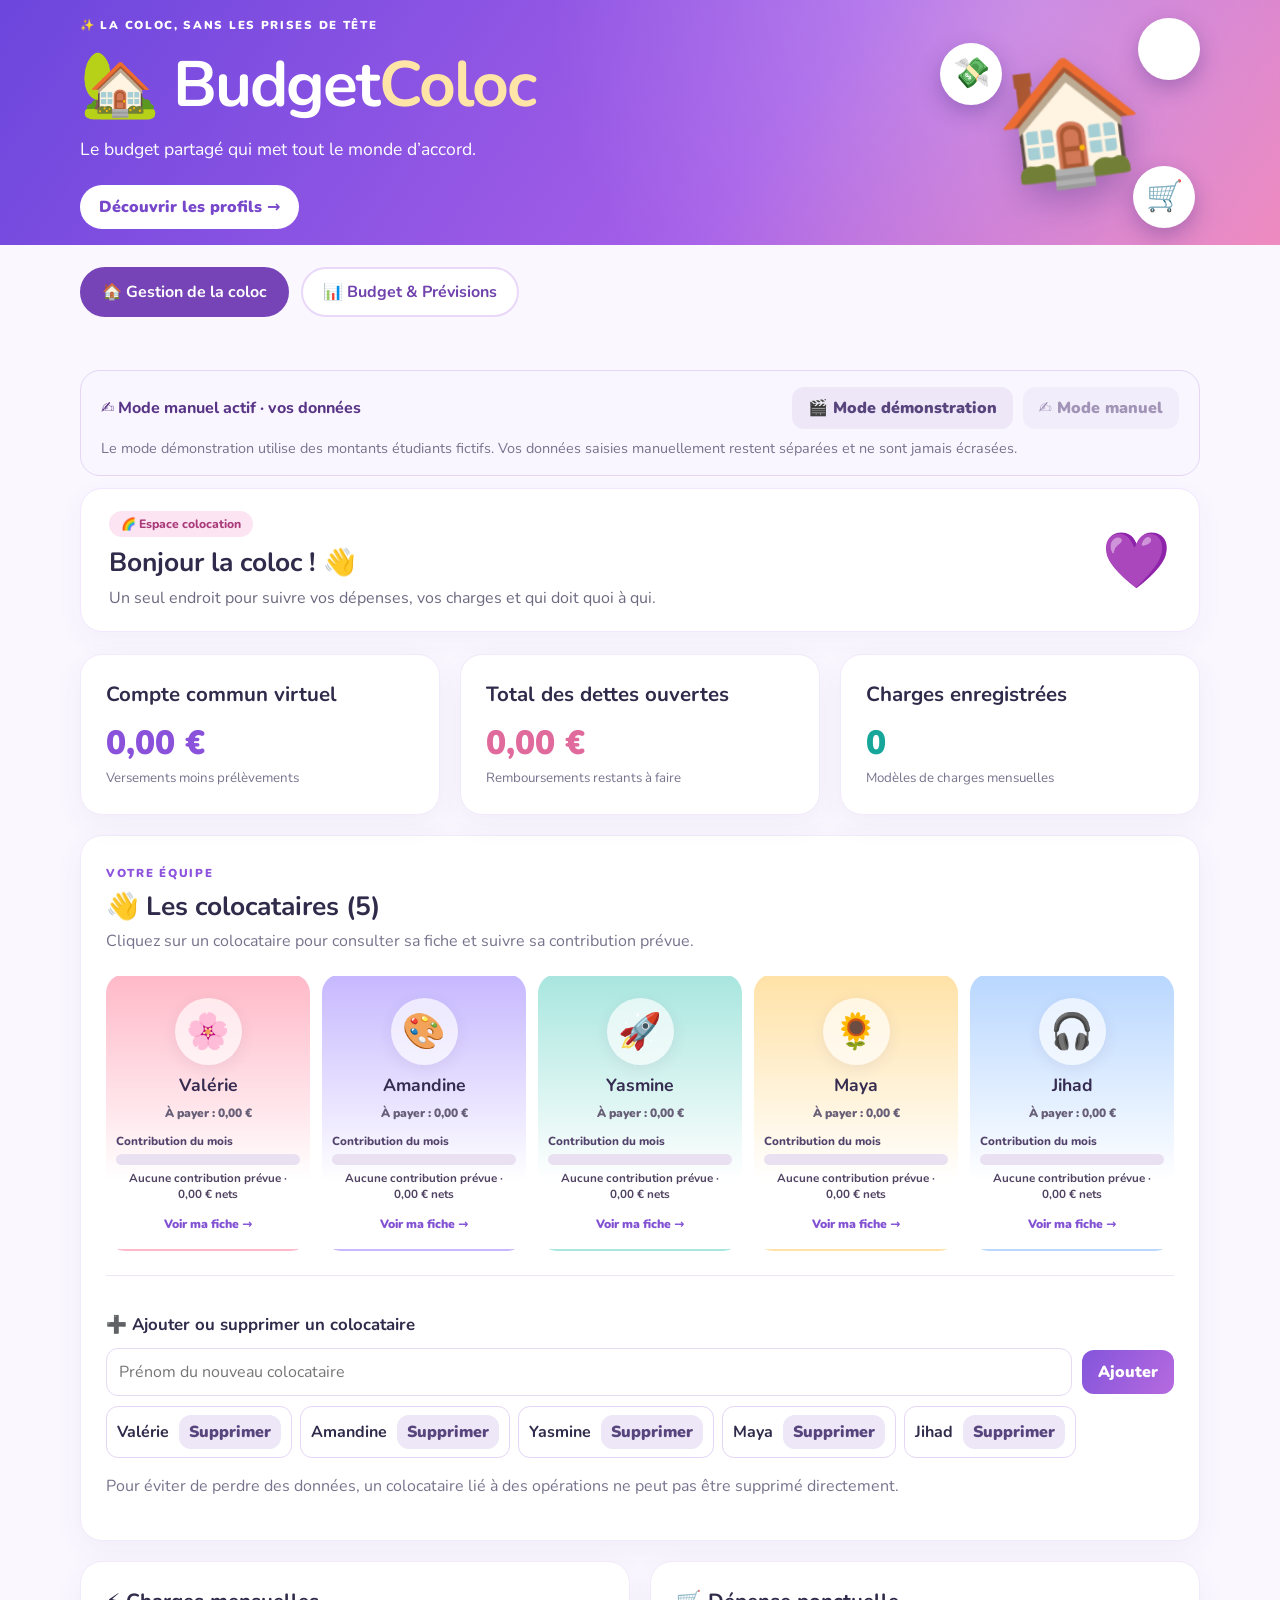
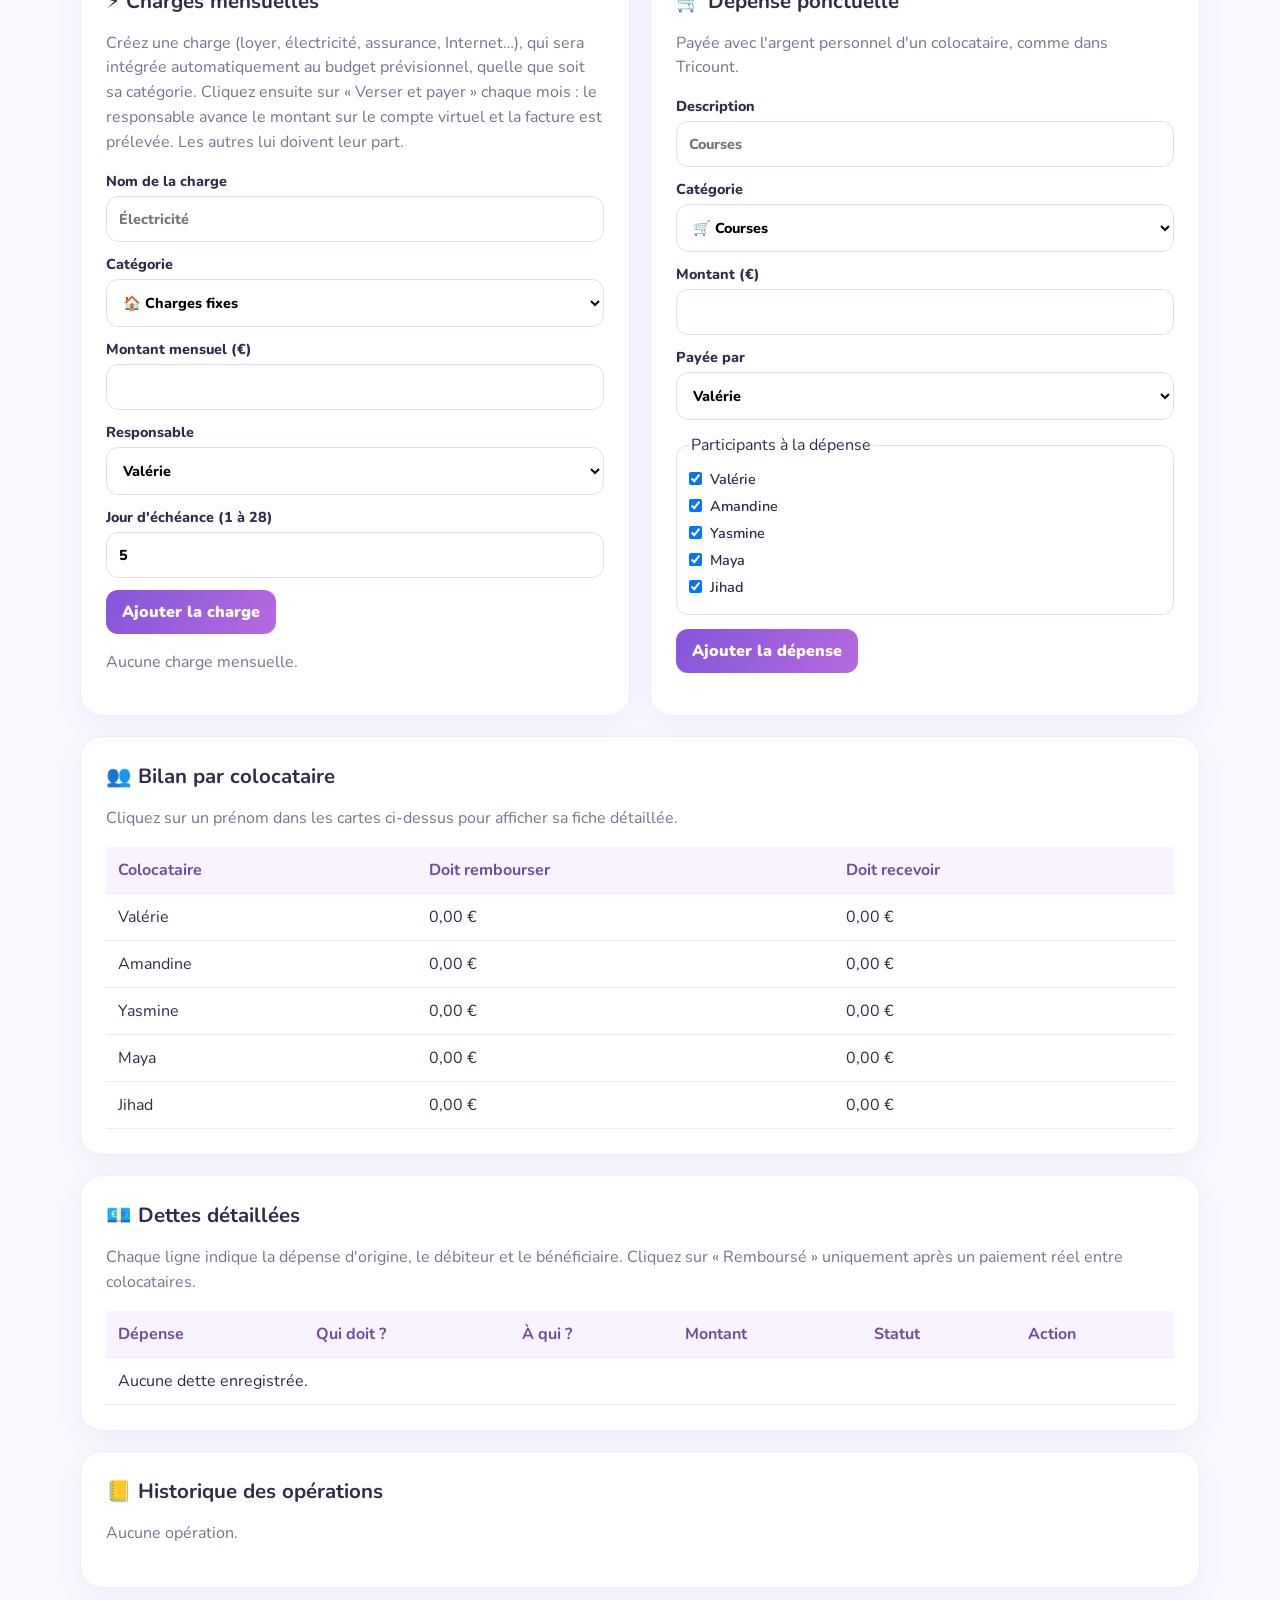
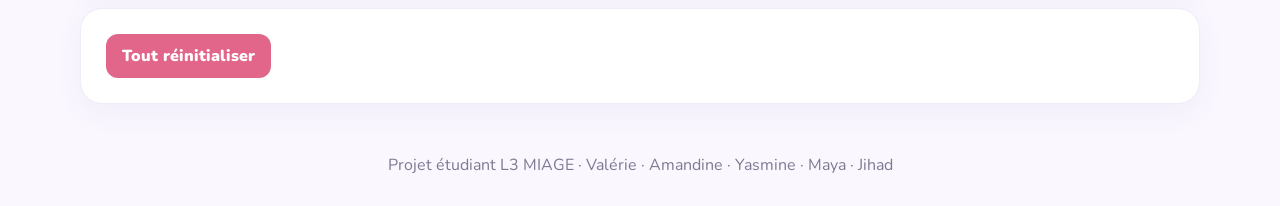
<file: index.html>
<!doctype html><html lang="fr"><head><meta charset="utf-8"><meta name="viewport" content="width=device-width,initial-scale=1"><title>BudgetColoc — Gestion de colocation</title><link rel="stylesheet" href="style.css"></head><body>
<header class="hero"><div class="wrap hero-inner"><div><div class="eyebrow">✨ LA COLOC, SANS LES PRISES DE TÊTE</div><h1>🏡 Budget<span>Coloc</span></h1><p>Le budget partagé qui met tout le monde d’accord.</p><a class="hero-link" href="#profils">Découvrir les profils →</a></div><div class="hero-art" aria-hidden="true"><div class="art-house">🏠</div><div class="art-bubble bubble-a">💸</div><div class="art-bubble bubble-b">⚡</div><div class="art-bubble bubble-c">🛒</div></div></div></header>
<nav class="site-nav wrap" aria-label="Navigation principale"><a href="index.html" class="nav-home">🏠 Gestion de la coloc</a><a href="budget.html" class="nav-budget">📊 Budget & Prévisions</a></nav>
<main class="wrap"><section class="mode-toolbar" aria-label="Choix du mode"><div id="modeControls" class="mode-controls"></div><p class="muted mode-help">Le mode démonstration utilise des montants étudiants fictifs. Vos données saisies manuellement restent séparées et ne sont jamais écrasées.</p></section>

<section class="welcome"><div><span class="pill">🌈 Espace colocation</span><h2>Bonjour la coloc ! 👋</h2><p>Un seul endroit pour suivre vos dépenses, vos charges et qui doit quoi à qui.</p></div><div class="welcome-emoji" aria-hidden="true">💜</div></section>
<div class="grid stats"><section class="card"><h2>Compte commun virtuel</h2><div id="balance" class="number">0 €</div><small>Versements moins prélèvements</small></section><section class="card"><h2>Total des dettes ouvertes</h2><div id="totalDebt" class="number">0 €</div><small>Remboursements restants à faire</small></section><section class="card"><h2>Charges enregistrées</h2><div id="chargeCount" class="number">0</div><small>Modèles de charges mensuelles</small></section></div>

<section id="profils" class="card profile-section"><div class="section-heading"><div><span class="eyebrow purple">VOTRE ÉQUIPE</span><h2 id="membersTitle">👋 Les colocataires</h2><p class="muted">Cliquez sur un colocataire pour consulter sa fiche et suivre sa contribution prévue.</p></div></div><div id="profileCards" class="profile-grid"></div><div class="member-manager"><h3>➕ Ajouter ou supprimer un colocataire</h3><div class="member-add"><input id="newMemberName" maxlength="40" placeholder="Prénom du nouveau colocataire" aria-label="Prénom du nouveau colocataire"><button id="addMember" type="button">Ajouter</button></div><div id="memberList"></div><p class="muted">Pour éviter de perdre des données, un colocataire lié à des opérations ne peut pas être supprimé directement.</p></div></section>
<section id="profileDetail" class="card profile-detail" hidden aria-live="polite"><div class="profile-top"><div id="profileHeading"></div><button type="button" id="closeProfile" class="secondary">✕ Fermer la fiche</button></div><div id="profileStats" class="mini-stats"></div><div class="grid"><div><h3>💳 Ce que je dois rembourser</h3><div id="profileOwes" class="profile-list"></div></div><div><h3>💚 Ce qu'on me doit</h3><div id="profileReceives" class="profile-list"></div></div></div><h3>📅 Mes charges mensuelles</h3><div id="profileCharges" class="profile-list"></div><h3>🧾 Historique de mes remboursements</h3><div id="profileSettlements" class="profile-list"></div></section>
<div class="grid"><section class="card"><h2>⚡ Charges mensuelles</h2><p class="muted">Créez une charge (loyer, électricité, assurance, Internet…), qui sera intégrée automatiquement au budget prévisionnel, quelle que soit sa catégorie. Cliquez ensuite sur « Verser et payer » chaque mois : le responsable avance le montant sur le compte virtuel et la facture est prélevée. Les autres lui doivent leur part.</p><form id="chargeForm"><label>Nom de la charge<input id="chargeName" maxlength="70" required placeholder="Électricité"></label><label>Catégorie<select id="chargeCategory"><option value="fixes">🏠 Charges fixes</option><option value="courses">🛒 Courses</option><option value="loisirs">🎮 Loisirs</option><option value="equipement">🛋️ Équipement</option><option value="imprevus">🧰 Imprévus</option></select></label><label>Montant mensuel (€)<input id="chargeAmount" type="number" min="0.01" step="0.01" required></label><label>Responsable<select id="chargeOwner"></select></label><label>Jour d'échéance (1 à 28)<input id="chargeDay" type="number" min="1" max="28" value="5" required></label><button>Ajouter la charge</button></form><div id="charges" class="stack"></div></section>
<section class="card"><h2>🛒 Dépense ponctuelle</h2><p class="muted">Payée avec l'argent personnel d'un colocataire, comme dans Tricount.</p><form id="expenseForm"><label>Description<input id="expenseName" maxlength="70" placeholder="Courses" required></label><label>Catégorie<select id="expenseCategory"><option value="courses">🛒 Courses</option><option value="loisirs">🎮 Loisirs</option><option value="equipement">🛋️ Équipement</option><option value="imprevus">🧰 Imprévus</option><option value="fixes">🏠 Charges fixes</option></select></label><label>Montant (€)<input id="expenseAmount" type="number" min="0.01" step="0.01" required></label><label>Payée par<select id="expensePayer"></select></label><fieldset><legend>Participants à la dépense</legend><div id="participants"></div></fieldset><button>Ajouter la dépense</button></form></section></div>
<section class="card"><h2>👥 Bilan par colocataire</h2><p class="muted">Cliquez sur un prénom dans les cartes ci-dessus pour afficher sa fiche détaillée.</p><div class="scroll"><table><thead><tr><th>Colocataire</th><th>Doit rembourser</th><th>Doit recevoir</th></tr></thead><tbody id="summary"></tbody></table></div></section>
<section class="card"><h2>💶 Dettes détaillées</h2><p class="muted">Chaque ligne indique la dépense d'origine, le débiteur et le bénéficiaire. Cliquez sur « Remboursé » uniquement après un paiement réel entre colocataires.</p><div class="scroll"><table><thead><tr><th>Dépense</th><th>Qui doit ?</th><th>À qui ?</th><th>Montant</th><th>Statut</th><th>Action</th></tr></thead><tbody id="debts"></tbody></table></div></section>
<section class="card"><h2>📒 Historique des opérations</h2><div id="history"></div></section>
<section class="card"><div class="actions"><button id="reset" type="button" class="danger">Tout réinitialiser</button></div></section>
</main><footer>Projet étudiant L3 MIAGE · Valérie · Amandine · Yasmine · Maya · Jihad</footer><script src="script.js?v=20261121-v11" defer></script></body></html>
</file>
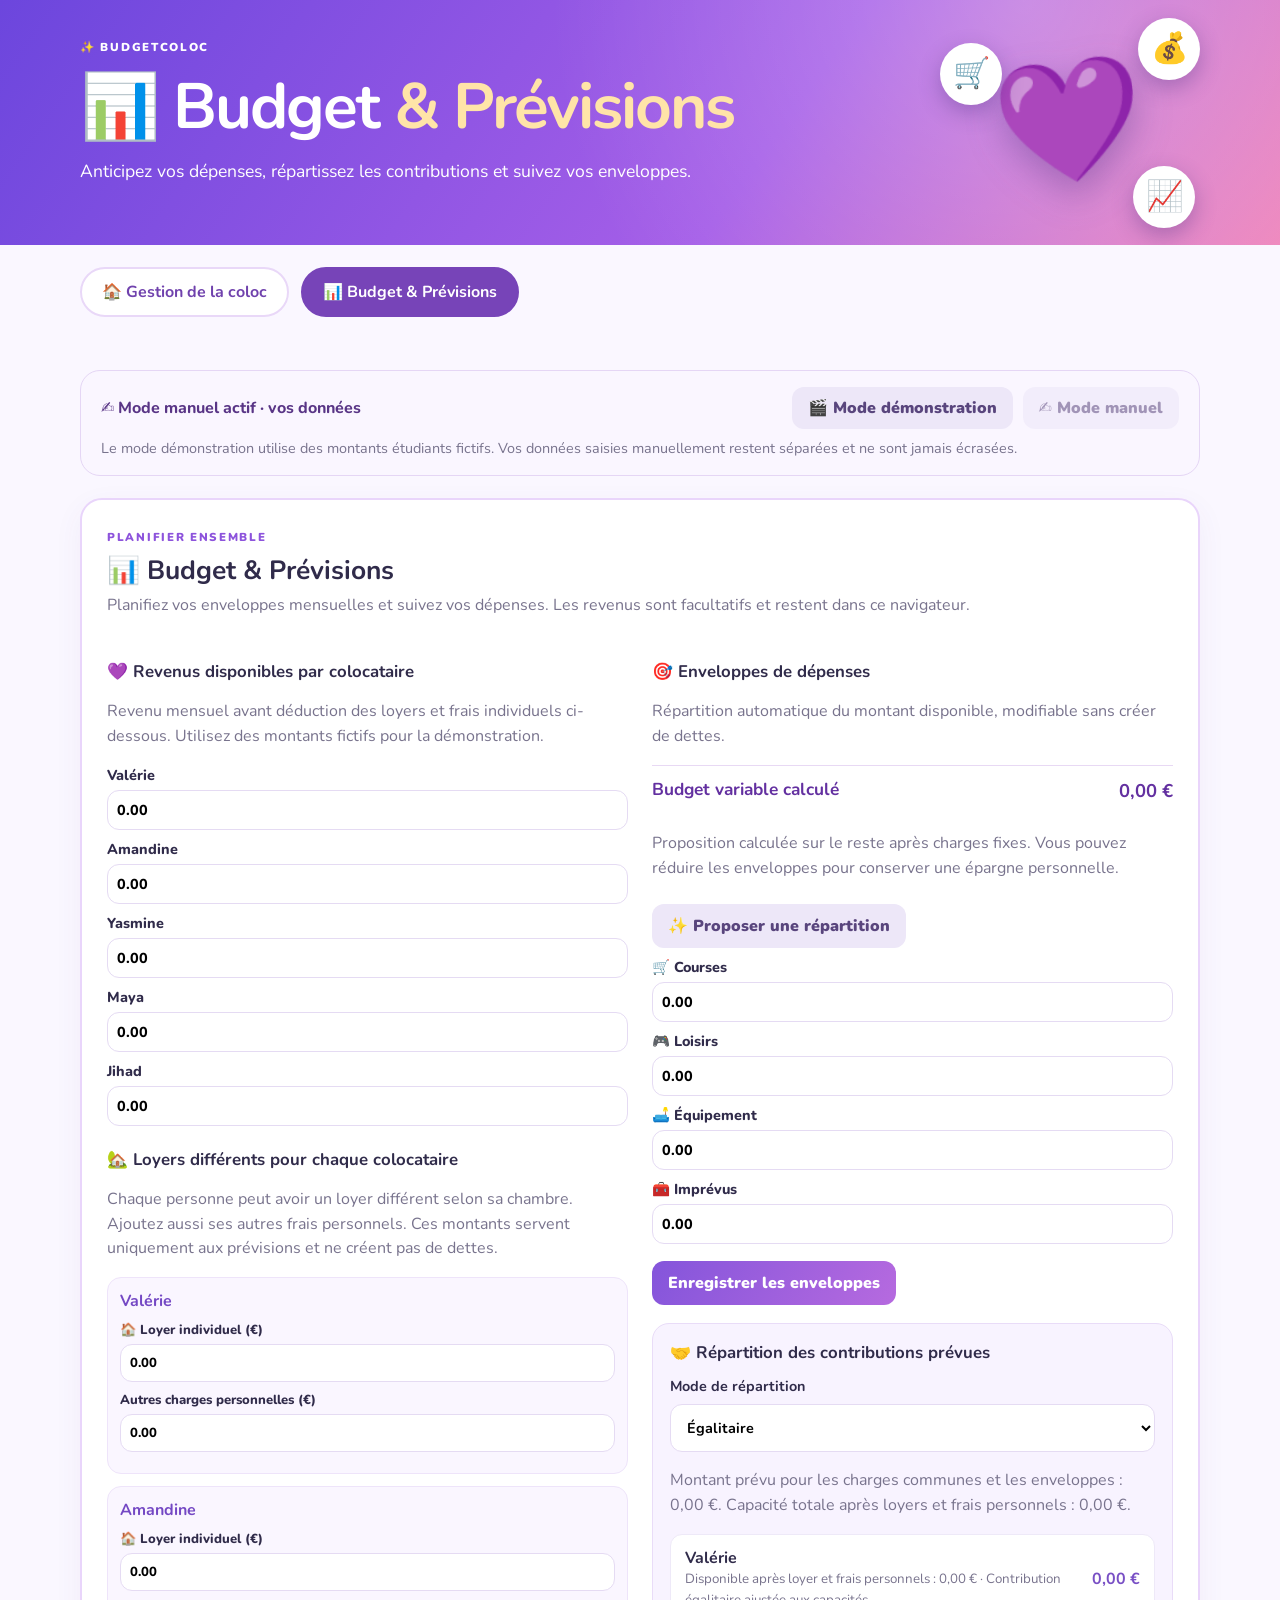
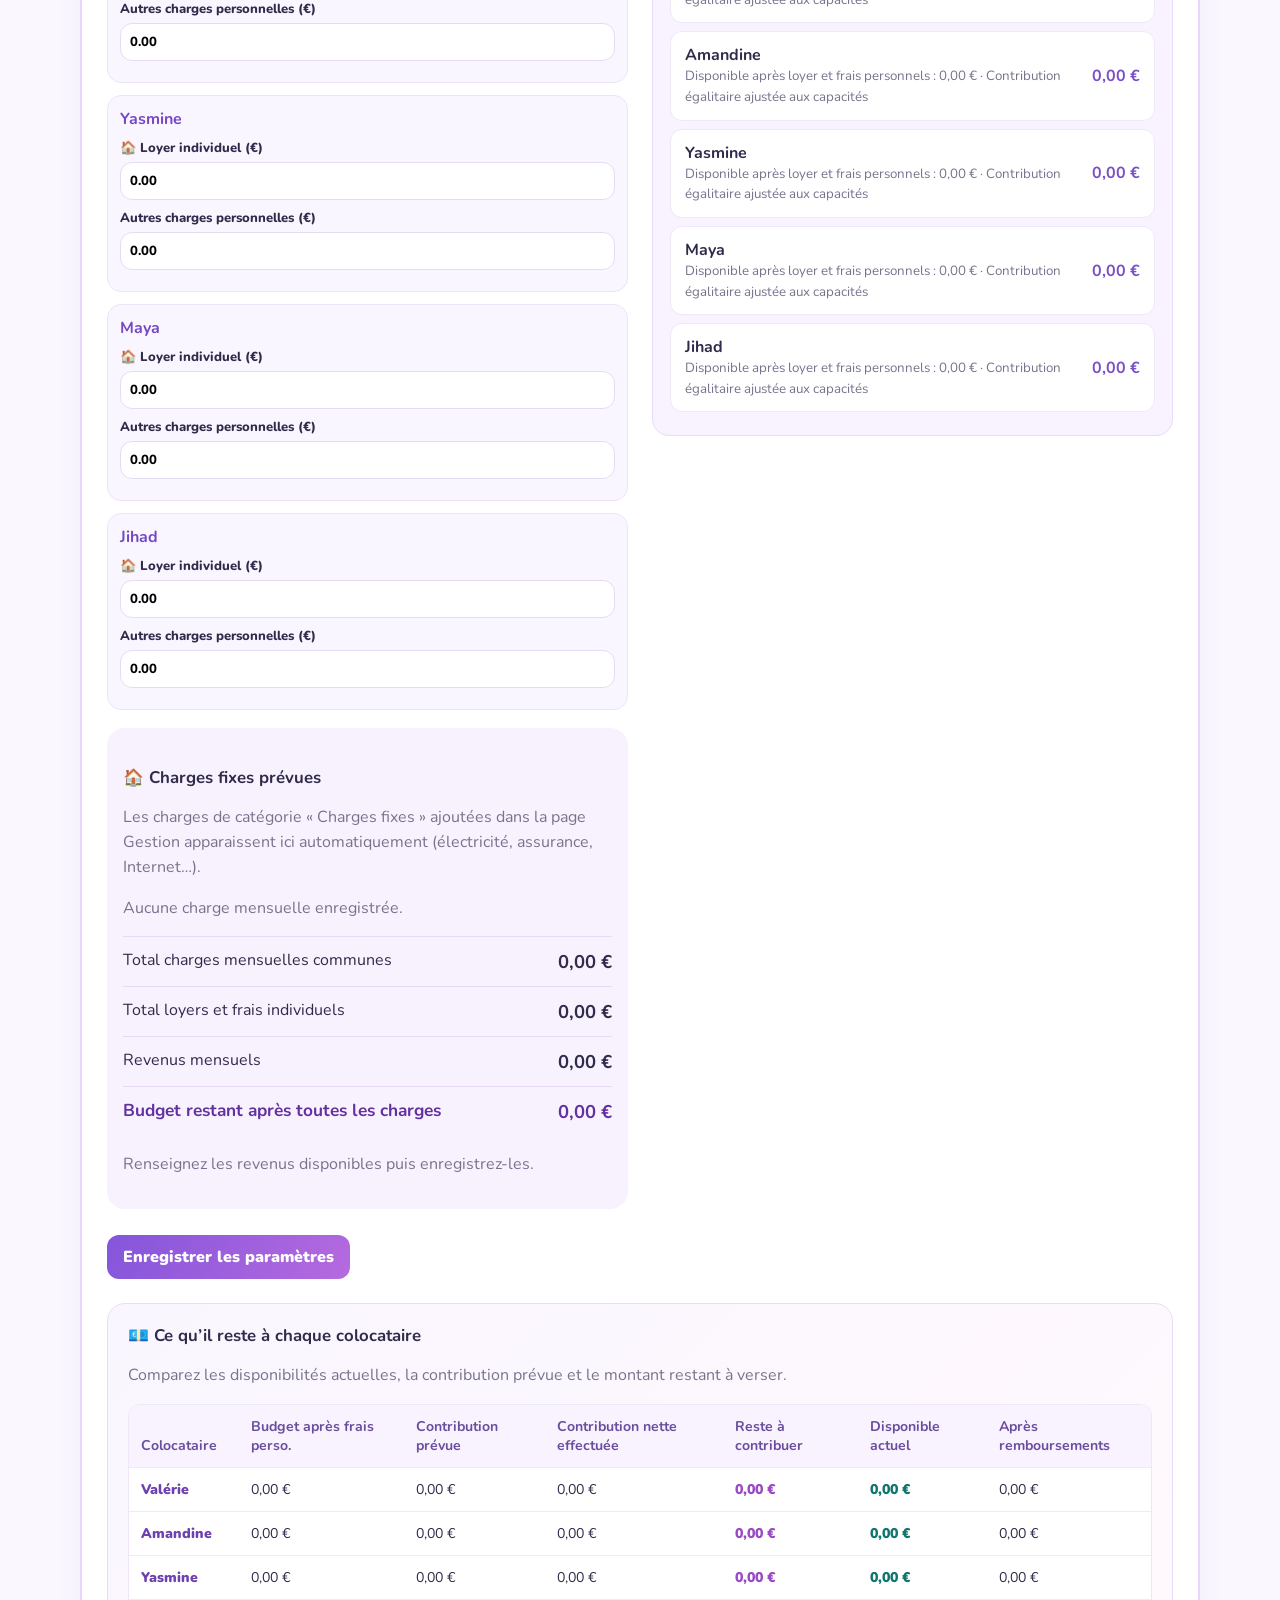
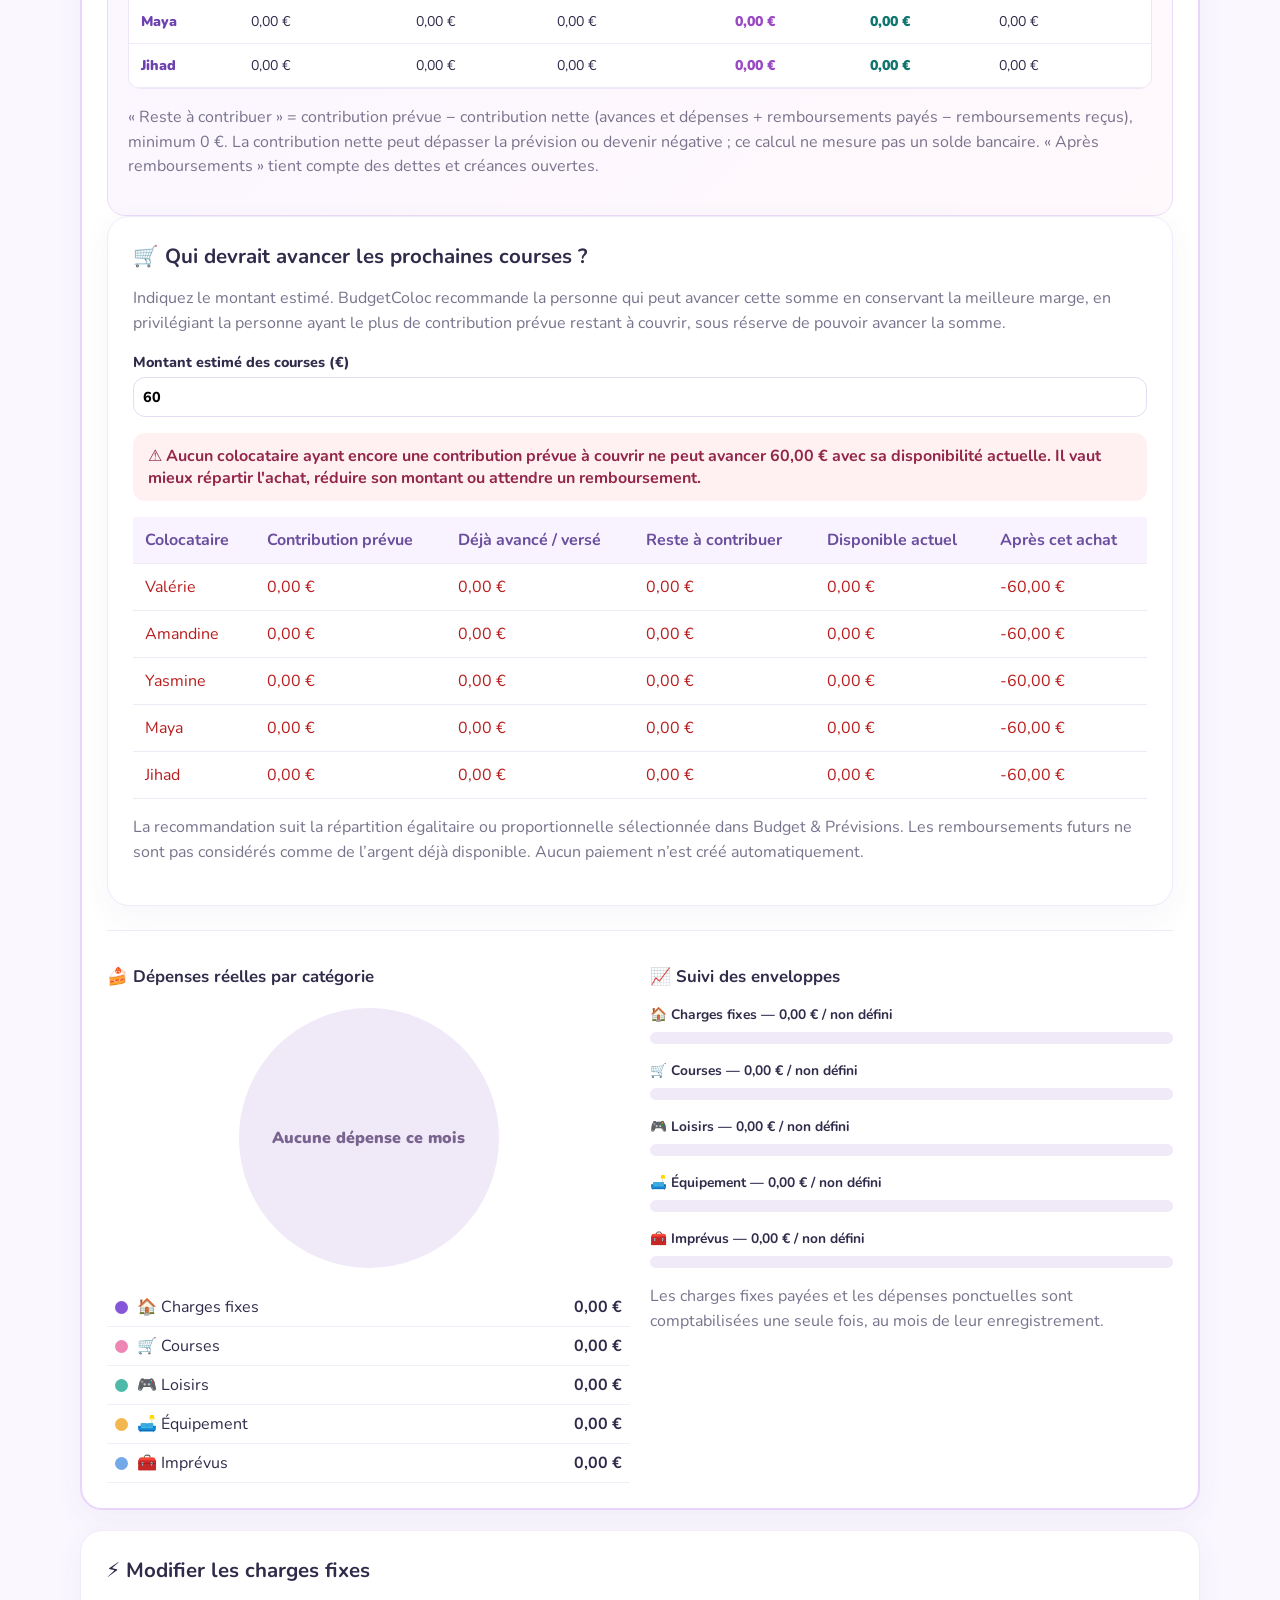
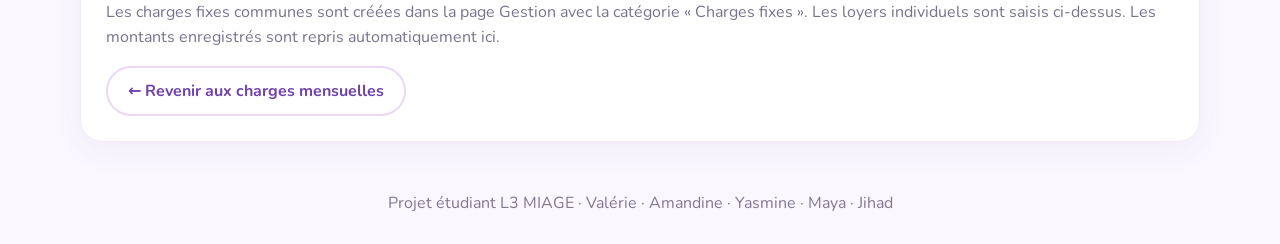
<file: budget.html>
<!doctype html><html lang="fr"><head><meta charset="utf-8"><meta name="viewport" content="width=device-width,initial-scale=1"><title>Budget & Prévisions — BudgetColoc</title><link rel="stylesheet" href="style.css"></head><body><header class="hero"><div class="wrap hero-inner"><div><div class="eyebrow">✨ BUDGETCOLOC</div><h1>📊 Budget <span>& Prévisions</span></h1><p>Anticipez vos dépenses, répartissez les contributions et suivez vos enveloppes.</p></div><div class="hero-art" aria-hidden="true"><div class="art-house">💜</div><div class="art-bubble bubble-a">🛒</div><div class="art-bubble bubble-b">💰</div><div class="art-bubble bubble-c">📈</div></div></div></header><nav class="site-nav wrap" aria-label="Navigation principale"><a href="index.html" class="nav-home">🏠 Gestion de la coloc</a><a href="budget.html" class="nav-budget">📊 Budget & Prévisions</a></nav><main class="wrap"><section class="mode-toolbar" aria-label="Choix du mode"><div id="modeControls" class="mode-controls"></div><p class="muted mode-help">Le mode démonstration utilise des montants étudiants fictifs. Vos données saisies manuellement restent séparées et ne sont jamais écrasées.</p></section><section id="budget" class="card budget-section"><div class="section-heading"><span class="eyebrow purple">PLANIFIER ENSEMBLE</span><h2>📊 Budget & Prévisions</h2><p class="muted">Planifiez vos enveloppes mensuelles et suivez vos dépenses. Les revenus sont facultatifs et restent dans ce navigateur.</p></div>
<div class="grid budget-planning-grid"><div class="budget-planning-panel"><h3>💜 Revenus disponibles par colocataire</h3><p class="muted">Revenu mensuel avant déduction des loyers et frais individuels ci-dessous. Utilisez des montants fictifs pour la démonstration.</p><div id="incomeInputs"></div><h3>🏡 Loyers différents pour chaque colocataire</h3><p class="muted">Chaque personne peut avoir un loyer différent selon sa chambre. Ajoutez aussi ses autres frais personnels. Ces montants servent uniquement aux prévisions et ne créent pas de dettes.</p><div id="personalChargeInputs"></div><div class="auto-summary"><h3>🏠 Charges fixes prévues</h3><p class="muted">Les charges de catégorie « Charges fixes » ajoutées dans la page Gestion apparaissent ici automatiquement (électricité, assurance, Internet…).</p><div id="fixedBreakdown"></div><div class="auto-total">Total charges mensuelles communes <strong id="fixedTotal">0 €</strong></div><div class="auto-total">Total loyers et frais individuels <strong id="personalTotal">0 €</strong></div><div class="auto-total">Revenus mensuels <strong id="incomeTotal">0 €</strong></div><div class="auto-total highlight">Budget restant après toutes les charges <strong id="availableBudget">0 €</strong></div><p id="budgetWarning" class="muted" role="status"></p></div><button type="button" id="saveBudget">Enregistrer les paramètres</button></div>
<div class="budget-planning-panel"><h3>🎯 Enveloppes de dépenses</h3><p class="muted">Répartition automatique du montant disponible, modifiable sans créer de dettes.</p><div class="auto-total highlight">Budget variable calculé <strong id="variableBudgetDisplay">0 €</strong></div><p class="muted">Proposition calculée sur le reste après charges fixes. Vous pouvez réduire les enveloppes pour conserver une épargne personnelle.</p><button type="button" id="suggestBudget" class="secondary">✨ Proposer une répartition</button><div id="envelopeInputs"></div><button type="button" id="saveEnvelopes">Enregistrer les enveloppes</button><p id="envelopeNotice" class="muted" role="status"></p><div class="contribution-panel"><h3>🤝 Répartition des contributions prévues</h3><label class="distribution-select">Mode de répartition<select id="budgetMode"><option value="equal">Égalitaire</option><option value="income">Proportionnelle aux capacités disponibles</option></select></label><div id="contributionResult" class="stack"></div></div></div></div>
<div class="budget-overview"><h3>💶 Ce qu’il reste à chaque colocataire</h3><p class="muted">Comparez les disponibilités actuelles, la contribution prévue et le montant restant à verser.</p><div id="memberBudgetBalances"></div></div><section class="card"><h2>🛒 Qui devrait avancer les prochaines courses ?</h2><p class="muted">Indiquez le montant estimé. BudgetColoc recommande la personne qui peut avancer cette somme en conservant la meilleure marge, en privilégiant la personne ayant le plus de contribution prévue restant à couvrir, sous réserve de pouvoir avancer la somme.</p><label>Montant estimé des courses (€)<input id="nextShoppingAmount" type="number" min="0.01" step="0.01" value="60" inputmode="decimal"></label><div id="shoppingRecommendation" aria-live="polite"></div></section><div class="grid budget-charts"><div><h3>🍰 Dépenses réelles par catégorie</h3><div id="expensePie" class="pie" role="img" aria-label="Répartition des dépenses"></div><div id="pieLegend"></div></div><div><h3>📈 Suivi des enveloppes</h3><div id="envelopeProgress"></div><p class="muted">Les charges fixes payées et les dépenses ponctuelles sont comptabilisées une seule fois, au mois de leur enregistrement.</p></div></div></section>
<section class="card"><h2>⚡ Modifier les charges fixes</h2><p class="muted">Les charges fixes communes sont créées dans la page Gestion avec la catégorie « Charges fixes ». Les loyers individuels sont saisis ci-dessus. Les montants enregistrés sont repris automatiquement ici.</p><a class="page-link" href="index.html">← Revenir aux charges mensuelles</a></section></main><footer>Projet étudiant L3 MIAGE · Valérie · Amandine · Yasmine · Maya · Jihad</footer><script src="script.js?v=20261121-v11" defer></script></body></html>
</file>
<file: style.css>
@import url('https://fonts.googleapis.com/css2?family=Nunito:wght@400;600;700;800;900&display=swap');
:root{font-family:Nunito,system-ui,sans-serif;color:#302b4a;background:#faf7ff}*{box-sizing:border-box}html{scroll-behavior:smooth}body{margin:0}.wrap{max-width:1160px;margin:auto;padding:0 20px}
.hero{background:linear-gradient(125deg,#6c46dd,#a65fe8 60%,#ee83bb);color:white;overflow:hidden;position:relative}.hero:before{content:'';position:absolute;inset:0;background:radial-gradient(circle at 80% 0%,#ffffff40,transparent 45%)}.hero-inner{display:flex;align-items:center;justify-content:space-between;min-height:245px;position:relative;gap:25px}.hero h1{font-size:clamp(2.5rem,5vw,4.1rem);letter-spacing:-2px;margin:8px 0}.hero h1 span{color:#ffe4a8}.hero p{font-size:1.1rem;margin:0 0 24px}.eyebrow{font-weight:900;letter-spacing:1.7px;font-size:.72rem}.purple{color:#8d53dc}.hero-link{display:inline-block;text-decoration:none;background:#fff;color:#7848cb;border-radius:999px;padding:11px 19px;font-weight:900}.hero-art{position:relative;min-width:260px;height:220px;display:grid;place-items:center}.art-house{font-size:120px;filter:drop-shadow(0 15px 18px #3e277c55);transform:rotate(-7deg)}.art-bubble{position:absolute;background:white;border-radius:50%;width:62px;height:62px;display:grid;place-items:center;font-size:30px;box-shadow:0 8px 22px #3e277c55}.bubble-a{left:0;top:30px}.bubble-b{right:0;top:5px}.bubble-c{right:5px;bottom:5px}
main{padding-top:25px!important}.notice{padding:12px 16px;background:#e9e6ff;border-left:4px solid #8b5cf6;border-radius:12px;margin-bottom:20px;font-size:.9rem}.welcome{background:#fff;border:1px solid #f1e7ff;border-radius:22px;padding:22px 28px;display:flex;justify-content:space-between;align-items:center;margin-bottom:22px;box-shadow:0 8px 28px #5e43970b}.welcome h2{font-size:1.65rem;margin:7px 0}.welcome p{margin:0;color:#6e6980}.welcome-emoji{font-size:55px}.pill{display:inline-block;background:#fce4f2;color:#aa3b7b;border-radius:999px;padding:5px 12px;font-weight:800;font-size:.76rem}
.grid{display:grid;grid-template-columns:repeat(auto-fit,minmax(310px,1fr));gap:20px}.stats{grid-template-columns:repeat(auto-fit,minmax(220px,1fr))}.card{background:#fff;padding:25px;border-radius:22px;box-shadow:0 9px 30px #5e43970e;border:1px solid #f1eafa;margin-bottom:20px;min-width:0}h2{margin:0 0 12px;font-size:1.28rem}h3{font-size:1.05rem;margin:22px 0 12px}.number{font-size:2.1rem;font-weight:900;color:#8a52db}.stats .card:nth-child(2) .number{color:#e16a9c}.stats .card:nth-child(3) .number{color:#16a79a}small,.muted{color:#78738d;line-height:1.55}label{display:block;font-weight:800;font-size:.9rem;margin:12px 0}input,select{display:block;width:100%;padding:12px;border:1px solid #e5dbf3;border-radius:12px;font:inherit;margin-top:5px;background:#fff}button{font:inherit;cursor:pointer;background:linear-gradient(120deg,#8455db,#b66adf);color:#fff;border:0;border-radius:12px;padding:11px 16px;font-weight:900;transition:transform .15s,box-shadow .15s}button:hover{transform:translateY(-2px);box-shadow:0 6px 14px #8455db30}button:focus-visible,input:focus-visible,select:focus-visible,a:focus-visible{outline:3px solid #fd9ac7;outline-offset:2px}button.secondary{background:#ede7f8;color:#59457d}button.danger{background:#e26689}.actions{display:flex;gap:10px;flex-wrap:wrap}.stack{margin-top:15px}.charge{border:1px solid #eee5f7;background:#fdfaff;border-radius:14px;padding:14px;margin:12px 0}.charge strong{display:block}.charge button{margin-top:9px}.scroll{overflow-x:auto}table{width:100%;border-collapse:collapse;text-align:left}th,td{padding:12px;border-bottom:1px solid #f0eaf7;white-space:nowrap}th{background:#f8f3ff;color:#6b4d9e}td button{padding:7px 10px;font-size:.85rem}.tag{display:inline-block;border-radius:999px;background:#fff1ce;color:#8d6200;padding:5px 10px;font-size:.82rem;font-weight:800}.paid{background:#dff8e9;color:#14764e}.history-row{border-bottom:1px solid #f0eaf7;padding:10px 0}.history-row:last-child{border:0}fieldset{border:1px solid #e5dbf3;border-radius:12px;margin:14px 0}fieldset label{display:flex;gap:8px;align-items:center;font-weight:600;margin:7px 0}fieldset input{width:auto;margin:0}footer{text-align:center;color:#817892;padding:30px}
.profile-section{scroll-margin-top:18px}.section-heading{margin-bottom:20px}.section-heading h2{font-size:1.65rem;margin:5px 0}.section-heading p{margin:0}.profile-grid{display:grid;grid-template-columns:repeat(5,minmax(0,1fr));gap:12px}.profile-card{--profile-color:#eed8ff;display:flex;flex-direction:column;align-items:center;gap:8px;background:linear-gradient(180deg,var(--profile-color),#fff 75%);color:#362c51;border:2px solid transparent;padding:22px 8px 17px;border-radius:19px;min-height:192px}.profile-card.active{border-color:#8455db}.profile-card strong{font-size:1.1rem}.profile-avatar{display:grid;place-items:center;background:#ffffffa8;border-radius:50%;width:67px;height:67px;font-size:35px;box-shadow:0 4px 15px #44336615}.profile-sub{font-size:.75rem;color:#675e77}.profile-cta{font-size:.76rem;font-weight:900;color:#8352d3;margin-top:auto}.profile-detail{scroll-margin-top:20px;border:2px solid #d8baff}.profile-detail[hidden]{display:none}.profile-top{display:flex;justify-content:space-between;align-items:center;gap:12px}.profile-heading{display:flex;align-items:center;gap:15px}.profile-heading h2{font-size:1.9rem;margin:0}.mini-stats{display:grid;grid-template-columns:repeat(3,1fr);gap:12px;margin:20px 0}.mini-stat{background:#f8f3ff;border-radius:14px;padding:15px}.mini-stat span{display:block;font-size:.83rem;color:#76688d}.mini-stat strong{font-size:1.4rem;color:#7950c5}.profile-row{display:flex;justify-content:space-between;align-items:center;gap:15px;padding:12px 14px;background:#fbf9ff;border:1px solid #eee9f8;border-radius:12px;margin-bottom:8px}.profile-row small{display:block}.profile-row b{white-space:nowrap;color:#7950c5}.empty-state{background:#f4fff9;color:#3e8167;border-radius:12px;padding:14px;margin:0}
@media(max-width:900px){.profile-grid{grid-template-columns:repeat(3,minmax(0,1fr))}}@media(max-width:600px){.card{padding:17px}.hero-inner{min-height:220px}.hero-art{display:none}.welcome-emoji{display:none}.profile-grid{grid-template-columns:repeat(2,minmax(0,1fr))}.mini-stats{grid-template-columns:1fr}.profile-top{align-items:flex-start;flex-direction:column}.profile-card{min-height:170px}}

.budget-section{scroll-margin-top:20px;border:2px solid #e9d5fb}.budget-section .grid{grid-template-columns:repeat(auto-fit,minmax(280px,1fr))}.budget-charts{margin-top:24px;padding-top:12px;border-top:1px solid #f0e9f8}.pie{width:min(260px,90%);aspect-ratio:1;border-radius:50%;margin:20px auto;display:grid;place-items:center;text-align:center;color:#79648f;font-weight:900;padding:22px}.legend-row{display:flex;align-items:center;gap:9px;padding:8px;border-bottom:1px solid #f3edf9}.legend-row strong{margin-left:auto}.legend-dot{width:13px;height:13px;border-radius:50%;flex-shrink:0}.budget-progress{margin:15px 0}.budget-progress strong{font-size:.86rem}.progress-track{height:12px;background:#f0e9f8;border-radius:999px;margin:7px 0;overflow:hidden}.progress-fill{height:100%;border-radius:999px;transition:width .25s}.budget-section label{margin:9px 0}.budget-section input{padding:9px}.budget-section button{margin-top:8px}

.auto-summary{padding:16px;border-radius:18px;background:#f8f2ff;margin:18px 0}.auto-total{display:flex;justify-content:space-between;gap:12px;padding:12px 0;border-top:1px solid #e8d9f4;flex-wrap:wrap}.auto-total.highlight{font-size:1.08rem;color:#6330a0;font-weight:700}.auto-total strong{font-size:1.15rem}#fixedBreakdown{margin-bottom:10px}

/* Navigation commune aux deux pages */
.site-nav{display:flex;flex-wrap:wrap;gap:12px;padding-top:22px;padding-bottom:8px}
.site-nav a,.page-link{display:inline-block;text-decoration:none;border-radius:999px;padding:12px 20px;font-weight:700;background:#fff;color:#7042ad;border:2px solid #e9d8f8}
.site-nav a:hover,.site-nav a:focus-visible,.page-link:hover{background:#f2e7fc;border-color:#b48bdd}
body:has(#budget) .nav-budget,body:not(:has(#budget)) .nav-home{background:#7744b8;color:white;border-color:#7744b8}
body:has(#budget) .budget-section{margin-top:22px}
@media(max-width:520px){.site-nav a{flex:1;text-align:center;padding:12px 8px;font-size:14px}}

.personal-budget-row{background:#faf6ff;border:1px solid #eee4fa;border-radius:14px;padding:12px;margin:12px 0}.personal-budget-row>strong{color:#7448c4}.personal-budget-row label{font-size:.82rem}

.budget-alert{padding:12px 15px;border-radius:12px;background:#fff0f2;color:#92264b;font-weight:700;}

/* Sélecteur du mode de travail */
.mode-toolbar{margin:20px 0 12px;padding:16px 20px;border:1px solid #e5d6f5;border-radius:20px;background:#faf6ff;}
.mode-controls{display:flex;align-items:center;flex-wrap:wrap;gap:10px;}
.mode-controls button{width:auto;min-height:42px;padding:10px 16px;}
.mode-controls button:disabled{opacity:.55;cursor:default;}
.mode-status{font-weight:750;color:#593586;margin-right:auto;}
.mode-help{margin:8px 0 0;font-size:.9rem;}
@media(max-width:550px){.mode-controls{align-items:stretch}.mode-status{width:100%}.mode-controls button{flex:1 1 100%;}}

.member-manager{margin-top:24px;padding-top:15px;border-top:1px solid #eee4fa}.member-add{display:flex;gap:10px;align-items:center;flex-wrap:wrap}.member-add input{flex:1;min-width:190px;margin:0}.member-manager-row{display:inline-flex;align-items:center;gap:10px;padding:8px 10px;margin:10px 8px 0 0;border:1px solid #e5d6f5;border-radius:12px}.member-manager-row button{padding:6px 10px}.balance-negative td{color:#b91c1c}.mini-stats{grid-template-columns:repeat(auto-fit,minmax(150px,1fr))}.profile-grid{grid-template-columns:repeat(auto-fit,minmax(150px,1fr))}

/* Page budget : colonnes indépendantes, sans étirement artificiel */
.budget-planning-grid{align-items:start;grid-template-columns:repeat(2,minmax(0,1fr))!important;gap:24px}
.budget-planning-panel{min-width:0}
.contribution-panel{background:#f8f3ff;border:1px solid #e9dcf8;border-radius:17px;padding:15px 17px;margin-top:18px}
.contribution-panel h3{margin-top:2px}
.contribution-panel .profile-row{background:white}
.budget-overview{margin-top:24px;padding:20px;background:linear-gradient(135deg,#faf6ff,#fff9fc);border:1px solid #eadcf8;border-radius:18px}
.budget-overview h3{margin-top:0}
.budget-overview-table{font-size:.88rem}
.budget-overview-table th{white-space:normal;min-width:110px;vertical-align:bottom}
.budget-overview-table td:first-child{font-weight:900;color:#6d42b0}
.budget-overview-table td:nth-child(5){font-weight:900;color:#9a4ac4}
.budget-overview-table td:nth-child(6){font-weight:900;color:#0f766e}
.budget-overview .scroll{background:#fff;border-radius:12px;border:1px solid #efe6f8}
@media(max-width:780px){.budget-planning-grid{grid-template-columns:minmax(0,1fr)!important}.budget-overview{padding:14px}}

/* Mode de répartition au-dessus du résultat, sans espace vide */
.distribution-select{display:block;margin:12px 0 18px;font-weight:700}
.distribution-select select{display:block;width:100%;margin-top:8px}

/* Avancement des contributions, uniquement sur les fiches de la page Gestion. */
.profile-card{min-height:245px}
.profile-contribution{width:100%;text-align:left;display:grid;gap:5px;margin:4px 0 6px}
.profile-contribution-label{font-size:.73rem;font-weight:800;color:#54436c}
.profile-contribution-track{width:100%;height:11px;background:#e9e1f2;border-radius:999px;overflow:hidden}
.profile-contribution-fill{height:100%;background:linear-gradient(90deg,#a78bfa,#ec4899);border-radius:999px;transition:width .25s}
.profile-contribution-caption{font-size:.73rem;color:#514362;text-align:center;font-weight:700}
.profile-contribution-extra{font-size:.68rem;color:#9d174d;text-align:center}
@media(max-width:600px){.profile-card{min-height:238px}}
</file>
